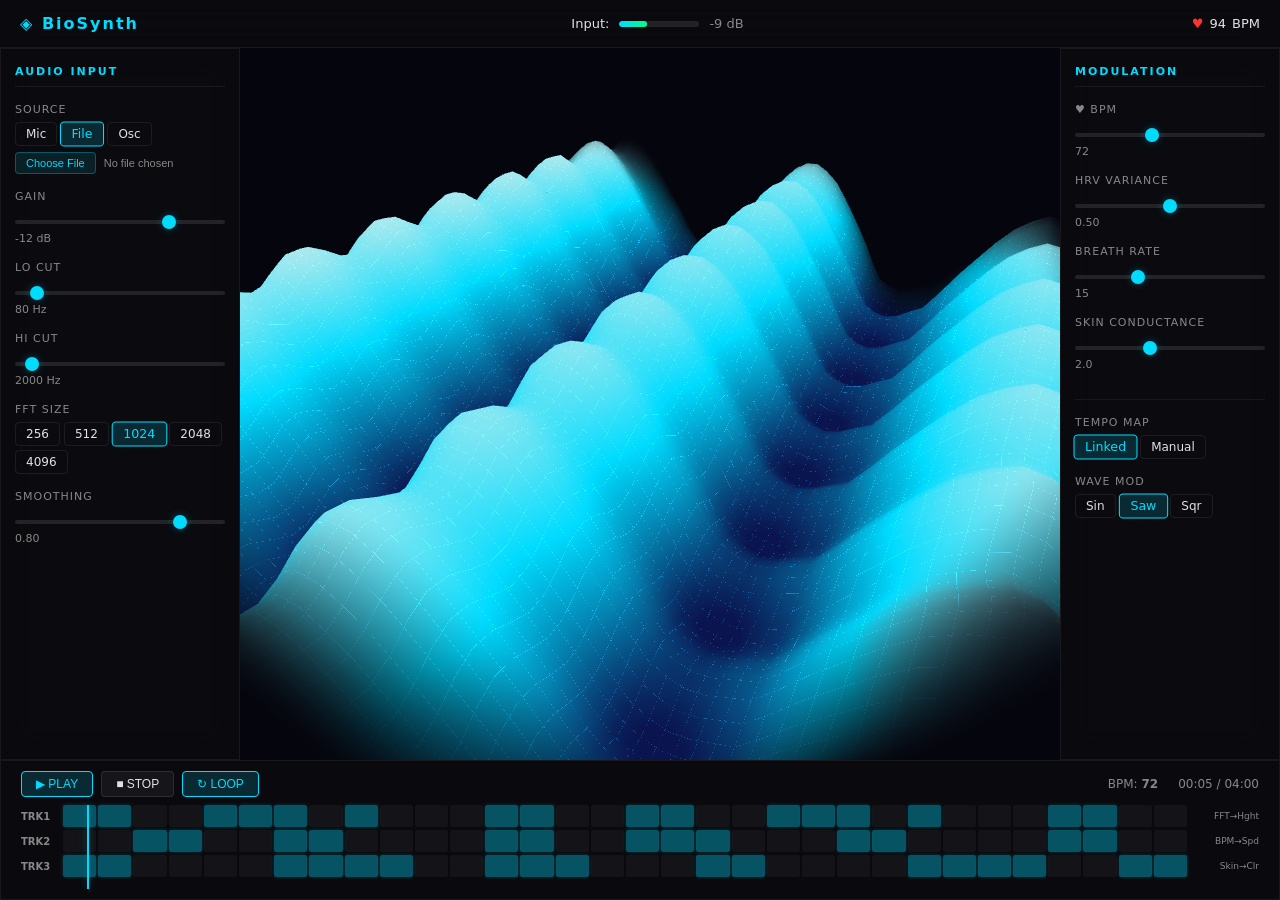
<file: index.html>
<!DOCTYPE html>
<html lang="en">
<head>
  <meta charset="UTF-8">
  <meta name="viewport" content="width=device-width, initial-scale=1.0">
  <title>Biometric Audio-Reactive Synthesizer</title>
  <link rel="stylesheet" href="style.css">
</head>
<body>
  <!-- TOPBAR -->
  <header id="topbar">
    <div class="topbar-left">
      <span class="logo">&#9672; BioSynth</span>
    </div>
    <div class="topbar-center">
      <span class="label">Input:</span>
      <div class="meter" id="inputMeter">
        <div class="meter-fill" id="meterFill"></div>
      </div>
      <span class="db-readout" id="dbReadout">-48 dB</span>
    </div>
    <div class="topbar-right">
      <span class="heart-icon">&#9829;</span>
      <span id="topbarBpm">72</span> BPM
    </div>
  </header>

  <!-- MAIN LAYOUT -->
  <div id="app">
    <!-- LEFT SIDEBAR -->
    <aside id="leftSidebar" class="sidebar glass">
      <h3>Audio Input</h3>

      <div class="control-group">
        <label class="group-label">Source</label>
        <div class="radio-group" id="srcSelect">
          <label class="radio-option"><input type="radio" name="src" value="mic"> Mic</label>
          <label class="radio-option"><input type="radio" name="src" value="file" checked> File</label>
          <label class="radio-option"><input type="radio" name="src" value="osc"> Osc</label>
        </div>
        <input type="file" id="audioFileInput" accept="audio/*" class="file-input">
      </div>

      <div class="control-group">
        <label class="group-label">Gain</label>
        <input type="range" id="gainSlider" min="-48" max="0" value="-12" step="1" class="slider">
        <span class="slider-value" id="gainValue">-12 dB</span>
      </div>

      <div class="control-group">
        <label class="group-label">Lo Cut</label>
        <input type="range" id="loCut" min="20" max="800" value="80" step="1" class="slider">
        <span class="slider-value" id="loCutValue">80 Hz</span>
      </div>

      <div class="control-group">
        <label class="group-label">Hi Cut</label>
        <input type="range" id="hiCut" min="1000" max="20000" value="2000" step="100" class="slider">
        <span class="slider-value" id="hiCutValue">2000 Hz</span>
      </div>

      <div class="control-group">
        <label class="group-label">FFT Size</label>
        <div class="radio-group" id="fftSizeSelect">
          <label class="radio-option"><input type="radio" name="fftSize" value="256"> 256</label>
          <label class="radio-option"><input type="radio" name="fftSize" value="512"> 512</label>
          <label class="radio-option"><input type="radio" name="fftSize" value="1024" checked> 1024</label>
          <label class="radio-option"><input type="radio" name="fftSize" value="2048"> 2048</label>
          <label class="radio-option"><input type="radio" name="fftSize" value="4096"> 4096</label>
        </div>
      </div>

      <div class="control-group">
        <label class="group-label">Smoothing</label>
        <input type="range" id="smoothing" min="0" max="99" value="80" step="1" class="slider">
        <span class="slider-value" id="smoothingValue">0.80</span>
      </div>
    </aside>

    <!-- CENTER CANVAS -->
    <main id="center">
      <canvas id="glCanvas"></canvas>
    </main>

    <!-- RIGHT SIDEBAR -->
    <aside id="rightSidebar" class="sidebar glass">
      <h3>Modulation</h3>

      <div class="control-group">
        <label class="group-label">&#9829; BPM</label>
        <input type="range" id="bpmSlider" min="40" max="120" value="72" step="1" class="slider">
        <span class="slider-value" id="bpmValue">72</span>
      </div>

      <div class="control-group">
        <label class="group-label">HRV Variance</label>
        <input type="range" id="hrvSlider" min="0" max="100" value="50" step="1" class="slider">
        <span class="slider-value" id="hrvValue">0.50</span>
      </div>

      <div class="control-group">
        <label class="group-label">Breath Rate</label>
        <input type="range" id="breathSlider" min="8" max="30" value="15" step="1" class="slider">
        <span class="slider-value" id="breathValue">15</span>
      </div>

      <div class="control-group">
        <label class="group-label">Skin Conductance</label>
        <input type="range" id="skinSlider" min="1" max="50" value="20" step="1" class="slider">
        <span class="slider-value" id="skinValue">2.0</span>
      </div>

      <div class="divider"></div>

      <div class="control-group">
        <label class="group-label">Tempo Map</label>
        <div class="radio-group">
          <label class="radio-option"><input type="radio" name="tempoMap" value="linked" checked> Linked</label>
          <label class="radio-option"><input type="radio" name="tempoMap" value="manual"> Manual</label>
        </div>
      </div>

      <div class="control-group">
        <label class="group-label">Wave Mod</label>
        <div class="radio-group" id="waveModSelect">
          <label class="radio-option"><input type="radio" name="waveMod" value="0"> Sin</label>
          <label class="radio-option"><input type="radio" name="waveMod" value="1" checked> Saw</label>
          <label class="radio-option"><input type="radio" name="waveMod" value="2"> Sqr</label>
        </div>
      </div>
    </aside>
  </div>

  <!-- BOTTOM DOCK -->
  <footer id="bottomDock" class="glass">
    <div class="transport">
      <button id="btnPlay" class="transport-btn">&#9654; PLAY</button>
      <button id="btnStop" class="transport-btn">&#9632; STOP</button>
      <button id="btnLoop" class="transport-btn" data-active="true">&#8635; LOOP</button>
      <div class="transport-info">
        <span>BPM: <strong id="seqBpm">72</strong></span>
        <span id="timeDisplay">00:00 / 04:00</span>
      </div>
    </div>
    <div class="sequencer">
      <div class="track-row">
        <span class="track-label">TRK1</span>
        <div class="track-cells" data-track="0"></div>
        <span class="track-map">FFT&rarr;Hght</span>
      </div>
      <div class="track-row">
        <span class="track-label">TRK2</span>
        <div class="track-cells" data-track="1"></div>
        <span class="track-map">BPM&rarr;Spd</span>
      </div>
      <div class="track-row">
        <span class="track-label">TRK3</span>
        <div class="track-cells" data-track="2"></div>
        <span class="track-map">Skin&rarr;Clr</span>
      </div>
      <div class="playhead-track">
        <div class="playhead" id="playhead"></div>
      </div>
    </div>
  </footer>

  <script src="main.js"></script>
</body>
</html>
</file>
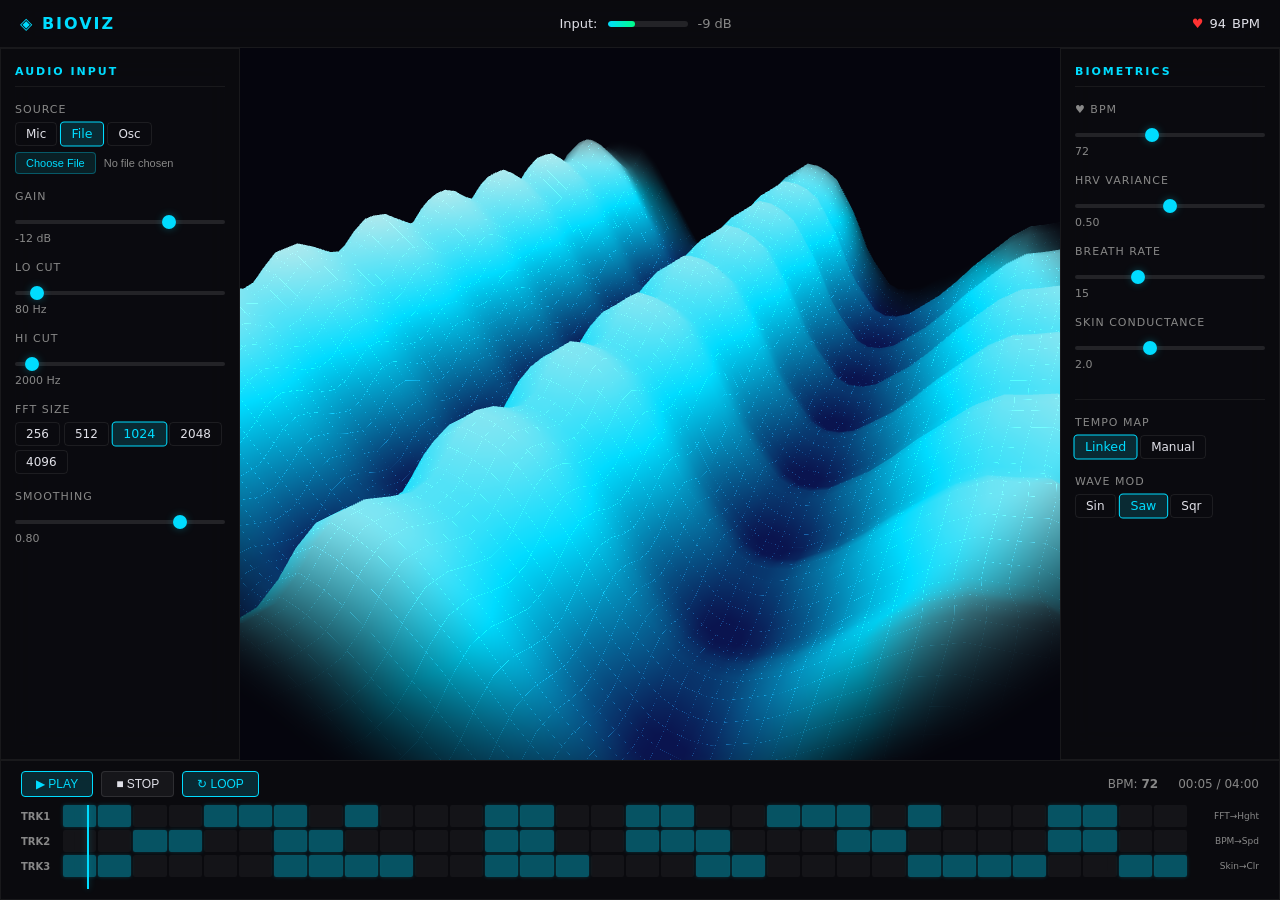
<file: bioviz/index.html>
<!DOCTYPE html>
<html lang="en">
<head>
  <meta charset="UTF-8">
  <meta name="viewport" content="width=device-width, initial-scale=1.0">
  <title>BIOVIZ - Biometric Audio-Reactive Synthesizer</title>
  <link rel="stylesheet" href="style.css">
</head>
<body>
  <!-- TOPBAR -->
  <header id="topbar">
    <div class="topbar-left">
      <span class="logo">&#9672; BIOVIZ</span>
    </div>
    <div class="topbar-center">
      <span class="label">Input:</span>
      <div class="meter" id="inputMeter">
        <div class="meter-fill" id="meterFill"></div>
      </div>
      <span class="db-readout" id="dbReadout">-48 dB</span>
    </div>
    <div class="topbar-right">
      <span class="heart-icon">&#9829;</span>
      <span id="topbarBpm">72</span> BPM
    </div>
  </header>

  <!-- MAIN LAYOUT -->
  <div id="app">
    <!-- LEFT SIDEBAR -->
    <aside id="leftSidebar" class="sidebar glass">
      <h3>Audio Input</h3>

      <div class="control-group">
        <label class="group-label">Source</label>
        <div class="radio-group" id="srcSelect">
          <label class="radio-option"><input type="radio" name="src" value="mic"> Mic</label>
          <label class="radio-option"><input type="radio" name="src" value="file" checked> File</label>
          <label class="radio-option"><input type="radio" name="src" value="osc"> Osc</label>
        </div>
        <input type="file" id="audioFileInput" accept="audio/*" class="file-input">
      </div>

      <div class="control-group">
        <label class="group-label">Gain</label>
        <input type="range" id="gainSlider" min="-48" max="0" value="-12" step="1" class="slider">
        <span class="slider-value" id="gainValue">-12 dB</span>
      </div>

      <div class="control-group">
        <label class="group-label">Lo Cut</label>
        <input type="range" id="loCut" min="20" max="800" value="80" step="1" class="slider">
        <span class="slider-value" id="loCutValue">80 Hz</span>
      </div>

      <div class="control-group">
        <label class="group-label">Hi Cut</label>
        <input type="range" id="hiCut" min="1000" max="20000" value="2000" step="100" class="slider">
        <span class="slider-value" id="hiCutValue">2000 Hz</span>
      </div>

      <div class="control-group">
        <label class="group-label">FFT Size</label>
        <div class="radio-group" id="fftSizeSelect">
          <label class="radio-option"><input type="radio" name="fftSize" value="256"> 256</label>
          <label class="radio-option"><input type="radio" name="fftSize" value="512"> 512</label>
          <label class="radio-option"><input type="radio" name="fftSize" value="1024" checked> 1024</label>
          <label class="radio-option"><input type="radio" name="fftSize" value="2048"> 2048</label>
          <label class="radio-option"><input type="radio" name="fftSize" value="4096"> 4096</label>
        </div>
      </div>

      <div class="control-group">
        <label class="group-label">Smoothing</label>
        <input type="range" id="smoothing" min="0" max="99" value="80" step="1" class="slider">
        <span class="slider-value" id="smoothingValue">0.80</span>
      </div>
    </aside>

    <!-- CENTER CANVAS -->
    <main id="center">
      <canvas id="glCanvas"></canvas>
    </main>

    <!-- RIGHT SIDEBAR -->
    <aside id="rightSidebar" class="sidebar glass">
      <h3>Biometrics</h3>

      <div class="control-group">
        <label class="group-label">&#9829; BPM</label>
        <input type="range" id="bpmSlider" min="40" max="120" value="72" step="1" class="slider">
        <span class="slider-value" id="bpmValue">72</span>
      </div>

      <div class="control-group">
        <label class="group-label">HRV Variance</label>
        <input type="range" id="hrvSlider" min="0" max="100" value="50" step="1" class="slider">
        <span class="slider-value" id="hrvValue">0.50</span>
      </div>

      <div class="control-group">
        <label class="group-label">Breath Rate</label>
        <input type="range" id="breathSlider" min="8" max="30" value="15" step="1" class="slider">
        <span class="slider-value" id="breathValue">15</span>
      </div>

      <div class="control-group">
        <label class="group-label">Skin Conductance</label>
        <input type="range" id="skinSlider" min="1" max="50" value="20" step="1" class="slider">
        <span class="slider-value" id="skinValue">2.0</span>
      </div>

      <div class="divider"></div>

      <div class="control-group">
        <label class="group-label">Tempo Map</label>
        <div class="radio-group">
          <label class="radio-option"><input type="radio" name="tempoMap" value="linked" checked> Linked</label>
          <label class="radio-option"><input type="radio" name="tempoMap" value="manual"> Manual</label>
        </div>
      </div>

      <div class="control-group">
        <label class="group-label">Wave Mod</label>
        <div class="radio-group" id="waveModSelect">
          <label class="radio-option"><input type="radio" name="waveMod" value="0"> Sin</label>
          <label class="radio-option"><input type="radio" name="waveMod" value="1" checked> Saw</label>
          <label class="radio-option"><input type="radio" name="waveMod" value="2"> Sqr</label>
        </div>
      </div>
    </aside>
  </div>

  <!-- BOTTOM DOCK -->
  <footer id="bottomDock" class="glass">
    <div class="transport">
      <button id="btnPlay" class="transport-btn">&#9654; PLAY</button>
      <button id="btnStop" class="transport-btn">&#9632; STOP</button>
      <button id="btnLoop" class="transport-btn" data-active="true">&#8635; LOOP</button>
      <div class="transport-info">
        <span>BPM: <strong id="seqBpm">72</strong></span>
        <span id="timeDisplay">00:00 / 04:00</span>
      </div>
    </div>
    <div class="sequencer">
      <div class="track-row">
        <span class="track-label">TRK1</span>
        <div class="track-cells" data-track="0"></div>
        <span class="track-map">FFT&rarr;Hght</span>
      </div>
      <div class="track-row">
        <span class="track-label">TRK2</span>
        <div class="track-cells" data-track="1"></div>
        <span class="track-map">BPM&rarr;Spd</span>
      </div>
      <div class="track-row">
        <span class="track-label">TRK3</span>
        <div class="track-cells" data-track="2"></div>
        <span class="track-map">Skin&rarr;Clr</span>
      </div>
      <div class="playhead-track">
        <div class="playhead" id="playhead"></div>
      </div>
    </div>
  </footer>

  <script src="main.js"></script>
</body>
</html>
</file>
<file: style.css>
/* ── RESET & BASE ── */
*, *::before, *::after { box-sizing: border-box; margin: 0; padding: 0; }

:root {
  --bg: #0a0a0f;
  --glass-bg: rgba(12, 12, 15, 0.72);
  --glass-border: rgba(255, 255, 255, 0.06);
  --text: #e0e0e8;
  --text-dim: #888;
  --accent: #00dcff;
  --accent-glow: rgba(0, 220, 255, 0.3);
  --danger: #ff3232;
  --topbar-h: 48px;
  --dock-h: 140px;
  --left-w: 240px;
  --right-w: 220px;
}

body {
  font-family: 'Segoe UI', system-ui, -apple-system, sans-serif;
  background: var(--bg);
  color: var(--text);
  overflow: hidden;
  height: 100vh;
  width: 100vw;
}

/* ── GLASS EFFECT ── */
.glass {
  background: var(--glass-bg);
  border: 1px solid var(--glass-border);
}

/* ── TOPBAR ── */
#topbar {
  position: fixed;
  top: 0; left: 0; right: 0;
  height: var(--topbar-h);
  z-index: 999;
  display: flex;
  align-items: center;
  justify-content: space-between;
  padding: 0 20px;
  background: var(--glass-bg);
  backdrop-filter: blur(20px) saturate(1.8);
  -webkit-backdrop-filter: blur(20px) saturate(1.8);
  border-bottom: 1px solid var(--glass-border);
  animation: slideDown 0.5s cubic-bezier(0.34, 1.56, 0.64, 1) both;
}

.logo {
  font-weight: 700;
  font-size: 16px;
  letter-spacing: 2px;
  color: var(--accent);
}

.topbar-center {
  display: flex;
  align-items: center;
  gap: 10px;
  font-size: 13px;
}

.topbar-right {
  font-size: 13px;
  display: flex;
  align-items: center;
  gap: 6px;
}

.heart-icon { color: var(--danger); }

.meter {
  width: 80px;
  height: 6px;
  background: rgba(255,255,255,0.1);
  border-radius: 3px;
  overflow: hidden;
}

.meter-fill {
  height: 100%;
  width: 0%;
  background: linear-gradient(90deg, var(--accent), #00ff88);
  border-radius: 3px;
  transition: width 0.08s linear;
}

.db-readout {
  color: var(--text-dim);
  font-variant-numeric: tabular-nums;
  min-width: 50px;
}

/* ── MAIN LAYOUT ── */
#app {
  position: fixed;
  top: var(--topbar-h);
  left: 0;
  right: 0;
  bottom: var(--dock-h);
  display: flex;
}

/* ── SIDEBARS ── */
.sidebar {
  width: var(--left-w);
  padding: 16px 14px;
  overflow-y: auto;
  z-index: 50;
  backdrop-filter: blur(16px) saturate(1.6);
  -webkit-backdrop-filter: blur(16px) saturate(1.6);
  display: flex;
  flex-direction: column;
  gap: 4px;
}

.sidebar::-webkit-scrollbar { width: 4px; }
.sidebar::-webkit-scrollbar-track { background: transparent; }
.sidebar::-webkit-scrollbar-thumb { background: rgba(255,255,255,0.1); border-radius: 2px; }

#leftSidebar {
  border-right: 1px solid var(--glass-border);
  animation: slideFromLeft 0.6s cubic-bezier(0.34, 1.56, 0.64, 1) both;
}

#rightSidebar {
  width: var(--right-w);
  border-left: 1px solid var(--glass-border);
  animation: slideFromRight 0.6s cubic-bezier(0.34, 1.56, 0.64, 1) 0.06s both;
}

.sidebar h3 {
  font-size: 11px;
  text-transform: uppercase;
  letter-spacing: 2px;
  color: var(--accent);
  margin-bottom: 12px;
  padding-bottom: 8px;
  border-bottom: 1px solid rgba(255,255,255,0.06);
}

/* ── CONTROLS ── */
.control-group {
  margin-bottom: 12px;
  animation: fadeInUp 0.4s ease both;
}

.control-group:nth-child(2) { animation-delay: 0.08s; }
.control-group:nth-child(3) { animation-delay: 0.12s; }
.control-group:nth-child(4) { animation-delay: 0.16s; }
.control-group:nth-child(5) { animation-delay: 0.20s; }
.control-group:nth-child(6) { animation-delay: 0.24s; }
.control-group:nth-child(7) { animation-delay: 0.28s; }
.control-group:nth-child(8) { animation-delay: 0.32s; }
.control-group:nth-child(9) { animation-delay: 0.36s; }
.control-group:nth-child(10) { animation-delay: 0.40s; }

.group-label {
  display: block;
  font-size: 11px;
  text-transform: uppercase;
  letter-spacing: 1px;
  color: var(--text-dim);
  margin-bottom: 6px;
}

/* ── SLIDERS ── */
.slider {
  -webkit-appearance: none;
  appearance: none;
  width: 100%;
  height: 4px;
  background: rgba(255,255,255,0.1);
  border-radius: 2px;
  outline: none;
  cursor: pointer;
}

.slider::-webkit-slider-thumb {
  -webkit-appearance: none;
  appearance: none;
  width: 14px;
  height: 14px;
  border-radius: 50%;
  background: var(--accent);
  box-shadow: 0 0 8px var(--accent-glow);
  cursor: pointer;
  transition: transform 0.15s cubic-bezier(0.34, 1.56, 0.64, 1);
}

.slider::-webkit-slider-thumb:active {
  transform: scale(1.3);
}

.slider::-moz-range-thumb {
  width: 14px;
  height: 14px;
  border-radius: 50%;
  background: var(--accent);
  box-shadow: 0 0 8px var(--accent-glow);
  border: none;
  cursor: pointer;
}

.slider-value {
  display: block;
  font-size: 11px;
  color: var(--text-dim);
  margin-top: 4px;
  font-variant-numeric: tabular-nums;
}

/* ── RADIO GROUPS ── */
.radio-group {
  display: flex;
  flex-wrap: wrap;
  gap: 4px;
}

.radio-option {
  font-size: 12px;
  padding: 4px 10px;
  border-radius: 4px;
  border: 1px solid rgba(255,255,255,0.08);
  cursor: pointer;
  transition: all 0.2s cubic-bezier(0.34, 1.56, 0.64, 1);
  user-select: none;
}

.radio-option:has(input:checked) {
  background: rgba(0, 220, 255, 0.15);
  border-color: var(--accent);
  color: var(--accent);
  transform: scale(1.05);
}

.radio-option:active {
  transform: scale(0.95);
}

.radio-option input { display: none; }

/* ── FILE INPUT ── */
.file-input {
  width: 100%;
  font-size: 11px;
  margin-top: 6px;
  color: var(--text-dim);
}

.file-input::file-selector-button {
  background: rgba(0, 220, 255, 0.1);
  border: 1px solid rgba(0, 220, 255, 0.3);
  color: var(--accent);
  padding: 4px 10px;
  border-radius: 4px;
  font-size: 11px;
  cursor: pointer;
  margin-right: 8px;
}

/* ── DIVIDER ── */
.divider {
  height: 1px;
  background: rgba(255,255,255,0.06);
  margin: 12px 0;
}

/* ── CENTER CANVAS ── */
#center {
  flex: 1;
  position: relative;
  z-index: 1;
}

#glCanvas {
  width: 100%;
  height: 100%;
  display: block;
}

/* ── BOTTOM DOCK ── */
#bottomDock {
  position: fixed;
  bottom: 0; left: 0; right: 0;
  height: var(--dock-h);
  z-index: 80;
  backdrop-filter: blur(12px) saturate(1.4);
  -webkit-backdrop-filter: blur(12px) saturate(1.4);
  border-top: 1px solid var(--glass-border);
  padding: 10px 20px;
  display: flex;
  flex-direction: column;
  gap: 8px;
  animation: slideFromBottom 0.5s cubic-bezier(0.34, 1.56, 0.64, 1) 0.15s both;
}

/* ── TRANSPORT ── */
.transport {
  display: flex;
  align-items: center;
  gap: 8px;
}

.transport-btn {
  background: rgba(255,255,255,0.05);
  border: 1px solid rgba(255,255,255,0.1);
  color: var(--text);
  padding: 5px 14px;
  border-radius: 4px;
  font-size: 12px;
  cursor: pointer;
  transition: all 0.15s cubic-bezier(0.34, 1.56, 0.64, 1);
  user-select: none;
}

.transport-btn:hover {
  background: rgba(255,255,255,0.1);
  border-color: rgba(255,255,255,0.2);
}

.transport-btn:active {
  transform: scale(0.92);
}

.transport-btn.active {
  background: rgba(0, 220, 255, 0.15);
  border-color: var(--accent);
  color: var(--accent);
}

.transport-info {
  margin-left: auto;
  display: flex;
  gap: 20px;
  font-size: 12px;
  color: var(--text-dim);
  font-variant-numeric: tabular-nums;
}

/* ── SEQUENCER ── */
.sequencer {
  flex: 1;
  display: flex;
  flex-direction: column;
  gap: 3px;
  position: relative;
}

.track-row {
  display: flex;
  align-items: center;
  gap: 8px;
  height: 22px;
}

.track-label {
  font-size: 10px;
  font-weight: 600;
  color: var(--text-dim);
  width: 34px;
  flex-shrink: 0;
}

.track-cells {
  flex: 1;
  display: flex;
  gap: 2px;
  height: 100%;
}

.track-cell {
  flex: 1;
  background: rgba(255,255,255,0.04);
  border-radius: 2px;
  cursor: pointer;
  transition: all 0.1s ease;
  min-width: 0;
}

.track-cell.on {
  background: rgba(0, 220, 255, 0.35);
  box-shadow: 0 0 4px rgba(0, 220, 255, 0.2);
}

.track-cell:hover {
  background: rgba(255,255,255,0.1);
}

.track-cell.on:hover {
  background: rgba(0, 220, 255, 0.5);
}

.track-map {
  font-size: 9px;
  color: var(--text-dim);
  width: 64px;
  flex-shrink: 0;
  text-align: right;
}

.playhead-track {
  position: absolute;
  top: 0;
  bottom: 0;
  left: 42px;
  right: 72px;
  pointer-events: none;
}

.playhead {
  position: absolute;
  top: 0;
  bottom: 0;
  width: 2px;
  background: var(--accent);
  box-shadow: 0 0 6px var(--accent-glow);
  left: 0%;
  transition: left 0.05s linear;
}

/* ── ANIMATIONS ── */
@keyframes slideDown {
  from { transform: translateY(-48px); opacity: 0; }
  to   { transform: translateY(0); opacity: 1; }
}

@keyframes slideFromLeft {
  from { transform: translateX(-260px); opacity: 0; }
  to   { transform: translateX(0); opacity: 1; }
}

@keyframes slideFromRight {
  from { transform: translateX(240px); opacity: 0; }
  to   { transform: translateX(0); opacity: 1; }
}

@keyframes slideFromBottom {
  from { transform: translateY(140px); opacity: 0; }
  to   { transform: translateY(0); opacity: 1; }
}

@keyframes fadeInUp {
  from { transform: translateY(10px); opacity: 0; }
  to   { transform: translateY(0); opacity: 1; }
}

/* ── RESPONSIVE ── */
@media (max-width: 900px) {
  :root {
    --left-w: 180px;
    --right-w: 170px;
  }
}

@media (max-width: 700px) {
  #leftSidebar, #rightSidebar { display: none; }
  :root {
    --left-w: 0px;
    --right-w: 0px;
  }
}
</file>
<file: bioviz/style.css>
/* ── RESET & BASE ── */
*, *::before, *::after { box-sizing: border-box; margin: 0; padding: 0; }

:root {
  --bg: #0a0a0f;
  --glass-bg: rgba(12, 12, 15, 0.72);
  --glass-border: rgba(255, 255, 255, 0.06);
  --text: #e0e0e8;
  --text-dim: #888;
  --accent: #00dcff;
  --accent-glow: rgba(0, 220, 255, 0.3);
  --danger: #ff3232;
  --topbar-h: 48px;
  --dock-h: 140px;
  --left-w: 240px;
  --right-w: 220px;
}

body {
  font-family: 'Segoe UI', system-ui, -apple-system, sans-serif;
  background: var(--bg);
  color: var(--text);
  overflow: hidden;
  height: 100vh;
  width: 100vw;
}

/* ── GLASS EFFECT ── */
.glass {
  background: var(--glass-bg);
  border: 1px solid var(--glass-border);
}

/* ── TOPBAR ── */
#topbar {
  position: fixed;
  top: 0; left: 0; right: 0;
  height: var(--topbar-h);
  z-index: 999;
  display: flex;
  align-items: center;
  justify-content: space-between;
  padding: 0 20px;
  background: var(--glass-bg);
  backdrop-filter: blur(20px) saturate(1.8);
  -webkit-backdrop-filter: blur(20px) saturate(1.8);
  border-bottom: 1px solid var(--glass-border);
  animation: slideDown 0.5s cubic-bezier(0.34, 1.56, 0.64, 1) both;
}

.logo {
  font-weight: 700;
  font-size: 16px;
  letter-spacing: 2px;
  color: var(--accent);
}

.topbar-center {
  display: flex;
  align-items: center;
  gap: 10px;
  font-size: 13px;
}

.topbar-right {
  font-size: 13px;
  display: flex;
  align-items: center;
  gap: 6px;
}

.heart-icon { color: var(--danger); }

.meter {
  width: 80px;
  height: 6px;
  background: rgba(255,255,255,0.1);
  border-radius: 3px;
  overflow: hidden;
}

.meter-fill {
  height: 100%;
  width: 0%;
  background: linear-gradient(90deg, var(--accent), #00ff88);
  border-radius: 3px;
  transition: width 0.08s linear;
}

.db-readout {
  color: var(--text-dim);
  font-variant-numeric: tabular-nums;
  min-width: 50px;
}

/* ── MAIN LAYOUT ── */
#app {
  position: fixed;
  top: var(--topbar-h);
  left: 0;
  right: 0;
  bottom: var(--dock-h);
  display: flex;
}

/* ── SIDEBARS ── */
.sidebar {
  width: var(--left-w);
  padding: 16px 14px;
  overflow-y: auto;
  z-index: 50;
  backdrop-filter: blur(16px) saturate(1.6);
  -webkit-backdrop-filter: blur(16px) saturate(1.6);
  display: flex;
  flex-direction: column;
  gap: 4px;
}

.sidebar::-webkit-scrollbar { width: 4px; }
.sidebar::-webkit-scrollbar-track { background: transparent; }
.sidebar::-webkit-scrollbar-thumb { background: rgba(255,255,255,0.1); border-radius: 2px; }

#leftSidebar {
  border-right: 1px solid var(--glass-border);
  animation: slideFromLeft 0.6s cubic-bezier(0.34, 1.56, 0.64, 1) both;
}

#rightSidebar {
  width: var(--right-w);
  border-left: 1px solid var(--glass-border);
  animation: slideFromRight 0.6s cubic-bezier(0.34, 1.56, 0.64, 1) 0.06s both;
}

.sidebar h3 {
  font-size: 11px;
  text-transform: uppercase;
  letter-spacing: 2px;
  color: var(--accent);
  margin-bottom: 12px;
  padding-bottom: 8px;
  border-bottom: 1px solid rgba(255,255,255,0.06);
}

/* ── CONTROLS ── */
.control-group {
  margin-bottom: 12px;
  animation: fadeInUp 0.4s ease both;
}

.control-group:nth-child(2) { animation-delay: 0.08s; }
.control-group:nth-child(3) { animation-delay: 0.12s; }
.control-group:nth-child(4) { animation-delay: 0.16s; }
.control-group:nth-child(5) { animation-delay: 0.20s; }
.control-group:nth-child(6) { animation-delay: 0.24s; }
.control-group:nth-child(7) { animation-delay: 0.28s; }
.control-group:nth-child(8) { animation-delay: 0.32s; }
.control-group:nth-child(9) { animation-delay: 0.36s; }
.control-group:nth-child(10) { animation-delay: 0.40s; }

.group-label {
  display: block;
  font-size: 11px;
  text-transform: uppercase;
  letter-spacing: 1px;
  color: var(--text-dim);
  margin-bottom: 6px;
}

/* ── SLIDERS ── */
.slider {
  -webkit-appearance: none;
  appearance: none;
  width: 100%;
  height: 4px;
  background: rgba(255,255,255,0.1);
  border-radius: 2px;
  outline: none;
  cursor: pointer;
}

.slider::-webkit-slider-thumb {
  -webkit-appearance: none;
  appearance: none;
  width: 14px;
  height: 14px;
  border-radius: 50%;
  background: var(--accent);
  box-shadow: 0 0 8px var(--accent-glow);
  cursor: pointer;
  transition: transform 0.15s cubic-bezier(0.34, 1.56, 0.64, 1);
}

.slider::-webkit-slider-thumb:active {
  transform: scale(1.3);
}

.slider::-moz-range-thumb {
  width: 14px;
  height: 14px;
  border-radius: 50%;
  background: var(--accent);
  box-shadow: 0 0 8px var(--accent-glow);
  border: none;
  cursor: pointer;
}

.slider-value {
  display: block;
  font-size: 11px;
  color: var(--text-dim);
  margin-top: 4px;
  font-variant-numeric: tabular-nums;
}

/* ── RADIO GROUPS ── */
.radio-group {
  display: flex;
  flex-wrap: wrap;
  gap: 4px;
}

.radio-option {
  font-size: 12px;
  padding: 4px 10px;
  border-radius: 4px;
  border: 1px solid rgba(255,255,255,0.08);
  cursor: pointer;
  transition: all 0.2s cubic-bezier(0.34, 1.56, 0.64, 1);
  user-select: none;
}

.radio-option:has(input:checked) {
  background: rgba(0, 220, 255, 0.15);
  border-color: var(--accent);
  color: var(--accent);
  transform: scale(1.05);
}

.radio-option:active {
  transform: scale(0.95);
}

.radio-option input { display: none; }

/* ── FILE INPUT ── */
.file-input {
  width: 100%;
  font-size: 11px;
  margin-top: 6px;
  color: var(--text-dim);
}

.file-input::file-selector-button {
  background: rgba(0, 220, 255, 0.1);
  border: 1px solid rgba(0, 220, 255, 0.3);
  color: var(--accent);
  padding: 4px 10px;
  border-radius: 4px;
  font-size: 11px;
  cursor: pointer;
  margin-right: 8px;
}

/* ── DIVIDER ── */
.divider {
  height: 1px;
  background: rgba(255,255,255,0.06);
  margin: 12px 0;
}

/* ── CENTER CANVAS ── */
#center {
  flex: 1;
  position: relative;
  z-index: 1;
}

#glCanvas {
  width: 100%;
  height: 100%;
  display: block;
}

/* ── BOTTOM DOCK ── */
#bottomDock {
  position: fixed;
  bottom: 0; left: 0; right: 0;
  height: var(--dock-h);
  z-index: 80;
  backdrop-filter: blur(12px) saturate(1.4);
  -webkit-backdrop-filter: blur(12px) saturate(1.4);
  border-top: 1px solid var(--glass-border);
  padding: 10px 20px;
  display: flex;
  flex-direction: column;
  gap: 8px;
  animation: slideFromBottom 0.5s cubic-bezier(0.34, 1.56, 0.64, 1) 0.15s both;
}

/* ── TRANSPORT ── */
.transport {
  display: flex;
  align-items: center;
  gap: 8px;
}

.transport-btn {
  background: rgba(255,255,255,0.05);
  border: 1px solid rgba(255,255,255,0.1);
  color: var(--text);
  padding: 5px 14px;
  border-radius: 4px;
  font-size: 12px;
  cursor: pointer;
  transition: all 0.15s cubic-bezier(0.34, 1.56, 0.64, 1);
  user-select: none;
}

.transport-btn:hover {
  background: rgba(255,255,255,0.1);
  border-color: rgba(255,255,255,0.2);
}

.transport-btn:active {
  transform: scale(0.92);
}

.transport-btn.active {
  background: rgba(0, 220, 255, 0.15);
  border-color: var(--accent);
  color: var(--accent);
}

.transport-info {
  margin-left: auto;
  display: flex;
  gap: 20px;
  font-size: 12px;
  color: var(--text-dim);
  font-variant-numeric: tabular-nums;
}

/* ── SEQUENCER ── */
.sequencer {
  flex: 1;
  display: flex;
  flex-direction: column;
  gap: 3px;
  position: relative;
}

.track-row {
  display: flex;
  align-items: center;
  gap: 8px;
  height: 22px;
}

.track-label {
  font-size: 10px;
  font-weight: 600;
  color: var(--text-dim);
  width: 34px;
  flex-shrink: 0;
}

.track-cells {
  flex: 1;
  display: flex;
  gap: 2px;
  height: 100%;
}

.track-cell {
  flex: 1;
  background: rgba(255,255,255,0.04);
  border-radius: 2px;
  cursor: pointer;
  transition: all 0.1s ease;
  min-width: 0;
}

.track-cell.on {
  background: rgba(0, 220, 255, 0.35);
  box-shadow: 0 0 4px rgba(0, 220, 255, 0.2);
}

.track-cell:hover {
  background: rgba(255,255,255,0.1);
}

.track-cell.on:hover {
  background: rgba(0, 220, 255, 0.5);
}

.track-map {
  font-size: 9px;
  color: var(--text-dim);
  width: 64px;
  flex-shrink: 0;
  text-align: right;
}

.playhead-track {
  position: absolute;
  top: 0;
  bottom: 0;
  left: 42px;
  right: 72px;
  pointer-events: none;
}

.playhead {
  position: absolute;
  top: 0;
  bottom: 0;
  width: 2px;
  background: var(--accent);
  box-shadow: 0 0 6px var(--accent-glow);
  left: 0%;
  transition: left 0.05s linear;
}

/* ── ANIMATIONS ── */
@keyframes slideDown {
  from { transform: translateY(-48px); opacity: 0; }
  to   { transform: translateY(0); opacity: 1; }
}

@keyframes slideFromLeft {
  from { transform: translateX(-260px); opacity: 0; }
  to   { transform: translateX(0); opacity: 1; }
}

@keyframes slideFromRight {
  from { transform: translateX(240px); opacity: 0; }
  to   { transform: translateX(0); opacity: 1; }
}

@keyframes slideFromBottom {
  from { transform: translateY(140px); opacity: 0; }
  to   { transform: translateY(0); opacity: 1; }
}

@keyframes fadeInUp {
  from { transform: translateY(10px); opacity: 0; }
  to   { transform: translateY(0); opacity: 1; }
}

/* ── RESPONSIVE ── */
@media (max-width: 900px) {
  :root {
    --left-w: 180px;
    --right-w: 170px;
  }
}

@media (max-width: 700px) {
  #leftSidebar, #rightSidebar { display: none; }
  :root {
    --left-w: 0px;
    --right-w: 0px;
  }
}
</file>
